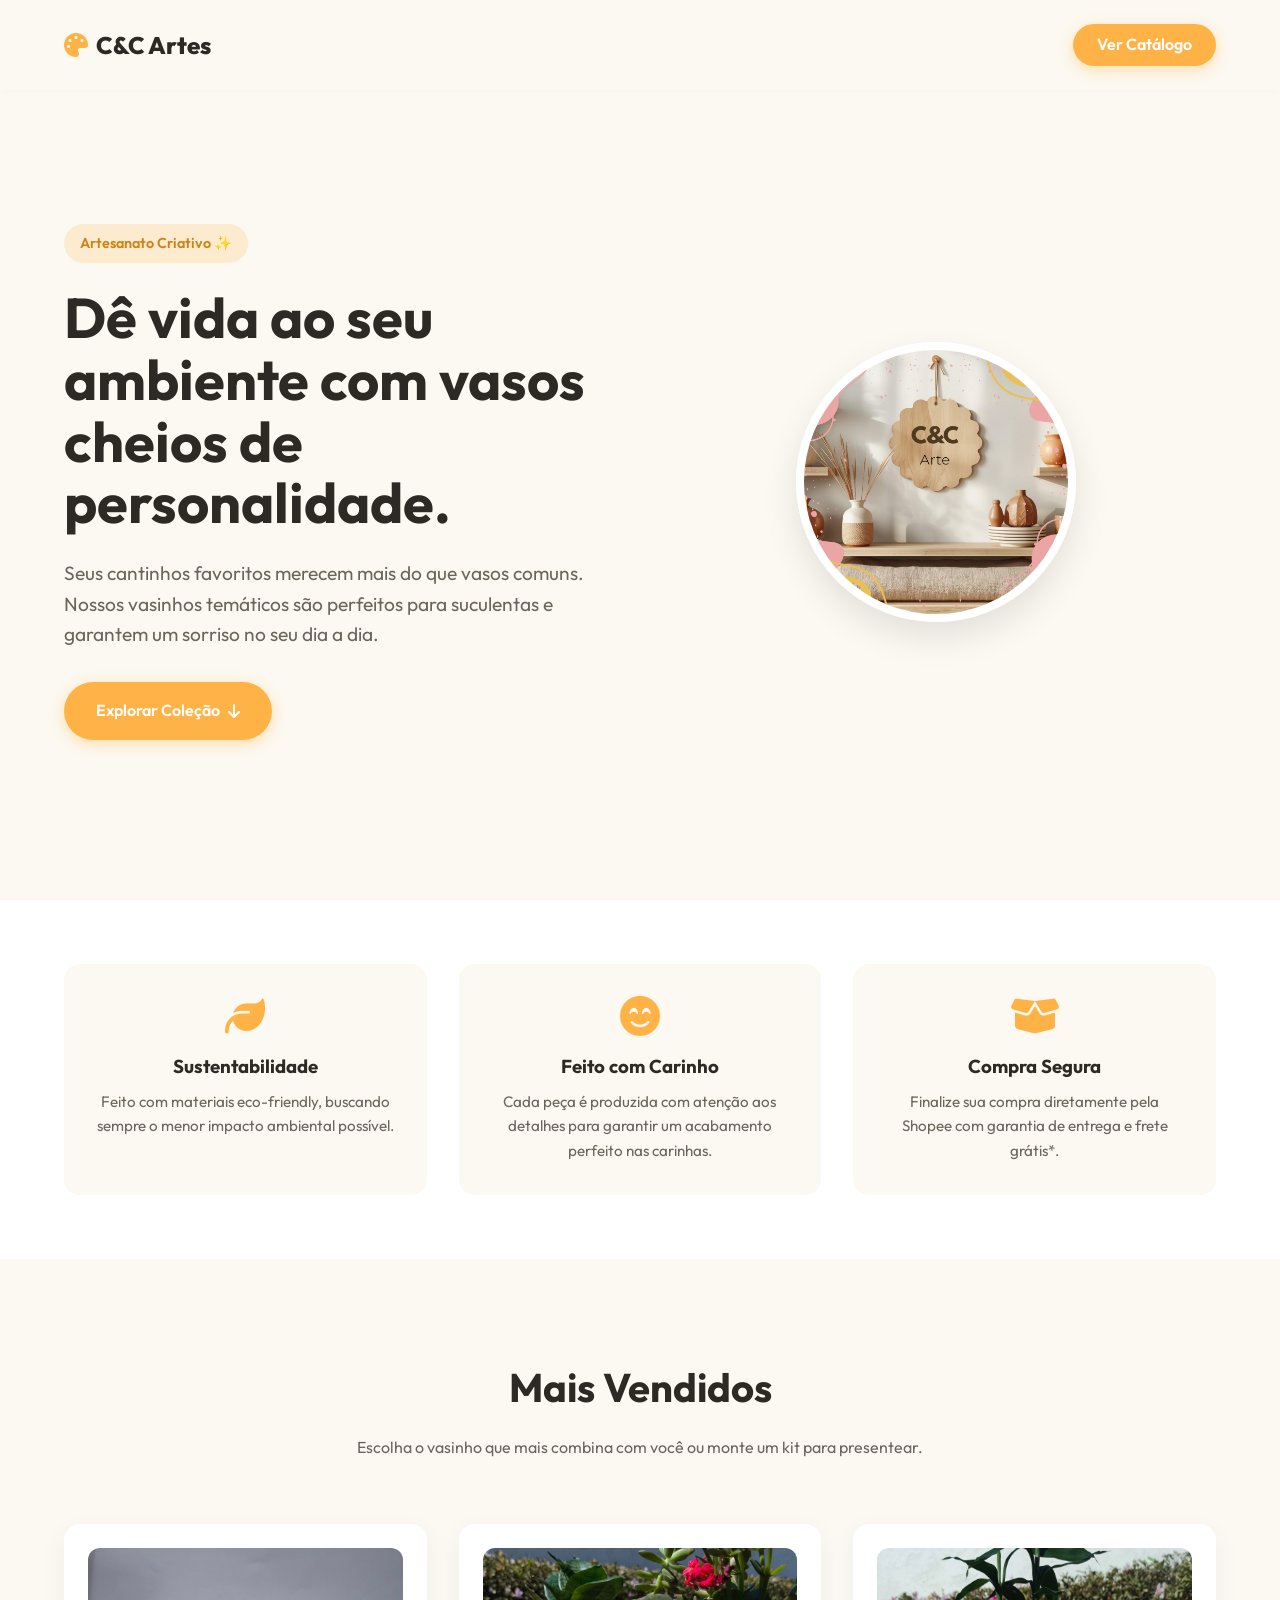
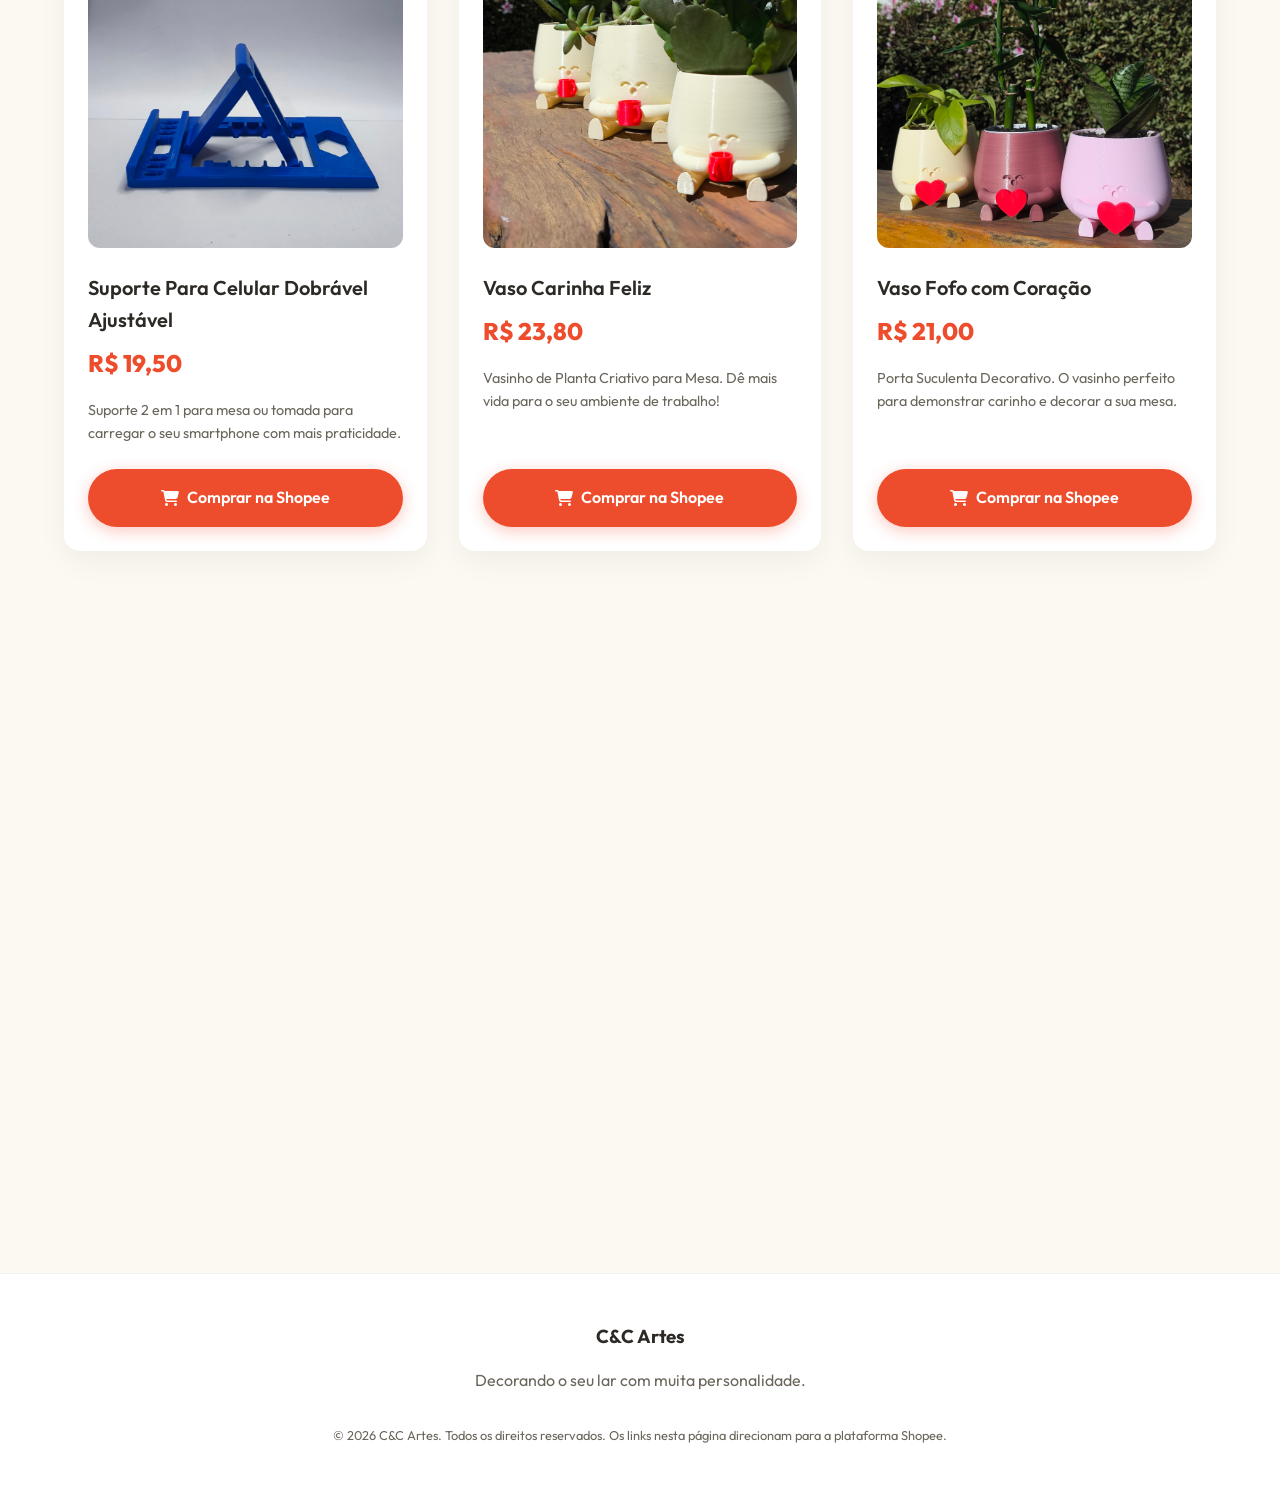
<file: index.html>
<!DOCTYPE html>
<html lang="pt-BR">
<head>
    <!-- Google Tag Manager -->
    <script>(function(w,d,s,l,i){w[l]=w[l]||[];w[l].push({'gtm.start':
    new Date().getTime(),event:'gtm.js'});var f=d.getElementsByTagName(s)[0],
    j=d.createElement(s),dl=l!='dataLayer'?'&l='+l:'';j.async=true;j.src=
    'https://www.googletagmanager.com/gtm.js?id='+i+dl;f.parentNode.insertBefore(j,f);
    })(window,document,'script','dataLayer','GTM-WNB9WWMW');</script>
    <!-- End Google Tag Manager -->
    <meta charset="UTF-8">
    <meta name="viewport" content="width=device-width, initial-scale=1.0">
    <title>C&C Artes | Vasos Divertidos para Suculentas</title>
    <link rel="icon" type="image/png" href="assets/logo.png">
    <meta name="description" content="Vasos temáticos para dar vida ao seu ambiente. Designs criativos, carinhas felizes, Harry Potter e muito mais!">
    <link rel="stylesheet" href="style.css">
    <!-- Font Awesome for Icons -->
    <link rel="stylesheet" href="https://cdnjs.cloudflare.com/ajax/libs/font-awesome/6.4.0/css/all.min.css">
    
    <!-- Meta Pixel Code -->
    <script>
    !function(f,b,e,v,n,t,s)
    {if(f.fbq)return;n=f.fbq=function(){n.callMethod?
    n.callMethod.apply(n,arguments):n.queue.push(arguments)};
    if(!f._fbq)f._fbq=n;n.push=n;n.loaded=!0;n.version='2.0';
    n.queue=[];t=b.createElement(e);t.async=!0;
    t.src=v;s=b.getElementsByTagName(e)[0];
    s.parentNode.insertBefore(t,s)}(window, document,'script',
    'https://connect.facebook.net/en_US/fbevents.js');
    fbq('init', '857205763337424');
    fbq('track', 'PageView');
    </script>
    <noscript><img height="1" width="1" style="display:none"
    src="https://www.facebook.com/tr?id=857205763337424&ev=PageView&noscript=1"
    /></noscript>
    <!-- End Meta Pixel Code -->
    <!-- TikTok Pixel Code (Placeholder) -->
    <!-- <script>
        // O código do pixel do TikTok será colado aqui
    </script> -->

    <!-- Google tag (gtag.js) -->
    <script async src="https://www.googletagmanager.com/gtag/js?id=G-7FC2YNX3F5"></script>
    <script>
      window.dataLayer = window.dataLayer || [];
      function gtag(){dataLayer.push(arguments);}
      gtag('js', new Date());

      gtag('config', 'G-7FC2YNX3F5');
    </script>
</head>
<body>
    <!-- Google Tag Manager (noscript) -->
    <noscript><iframe src="https://www.googletagmanager.com/ns.html?id=GTM-WNB9WWMW"
    height="0" width="0" style="display:none;visibility:hidden"></iframe></noscript>
    <!-- End Google Tag Manager (noscript) -->

    <nav>
        <a href="#" class="logo">
            <i class="fa-solid fa-palette"></i> C&C Artes
        </a>
        <a href="#produtos" class="btn btn-primary" style="padding: 0.5rem 1.5rem;">Ver Catálogo</a>
    </nav>

    <header class="hero">
        <div class="hero-content animate-fade-in">
            <span class="tagline">Artesanato Criativo ✨</span>
            <h1>Dê vida ao seu ambiente com vasos cheios de personalidade.</h1>
            <p>Seus cantinhos favoritos merecem mais do que vasos comuns. Nossos vasinhos temáticos são perfeitos para suculentas e garantem um sorriso no seu dia a dia.</p>
            <div class="cta-group">
                <a href="#produtos" class="btn btn-primary">
                    Explorar Coleção <i class="fa-solid fa-arrow-down"></i>
                </a>
            </div>
        </div>
        <div class="hero-image animate-fade-in" style="animation-delay: 0.2s; display: flex; justify-content: center;">
            <img src="assets/logo.png" alt="C&C Artes" style="width: 280px; height: 280px; border-radius: 50%; object-fit: cover; box-shadow: 0 15px 35px rgba(0,0,0,0.1); border: 8px solid #fff;" loading="lazy">
        </div>
    </header>

    <section class="features">
        <div class="feature-card">
            <i class="fa-solid fa-leaf"></i>
            <h3>Sustentabilidade</h3>
            <p>Feito com materiais eco-friendly, buscando sempre o menor impacto ambiental possível.</p>
        </div>
        <div class="feature-card">
            <i class="fa-solid fa-face-smile-beam"></i>
            <h3>Feito com Carinho</h3>
            <p>Cada peça é produzida com atenção aos detalhes para garantir um acabamento perfeito nas carinhas.</p>
        </div>
        <div class="feature-card">
            <i class="fa-solid fa-box-open"></i>
            <h3>Compra Segura</h3>
            <p>Finalize sua compra diretamente pela Shopee com garantia de entrega e frete grátis*.</p>
        </div>
    </section>

    <section id="produtos" class="products">
        <div class="section-header">
            <h2>Mais Vendidos</h2>
            <p>Escolha o vasinho que mais combina com você ou monte um kit para presentear.</p>
        </div>

        <div class="product-grid">
            <!-- Product 1 -->
            <div class="product-card">
                <img src="assets/suporte_celular.jpg" alt="Suporte Para Celular" class="product-image" loading="lazy">
                <div class="product-info">
                    <h3 class="product-title">Suporte Para Celular Dobrável Ajustável</h3>
                    <div class="product-price">R$ 19,50</div>
                    <p>Suporte 2 em 1 para mesa ou tomada para carregar o seu smartphone com mais praticidade.</p>
                    <a href="https://s.shopee.com.br/9KecyzpWrw" class="btn btn-shopee btn-full" target="_blank">
                        <i class="fa-solid fa-cart-shopping"></i> Comprar na Shopee
                    </a>
                </div>
            </div>

            <!-- Product 2 -->
            <div class="product-card">
                <img src="assets/vaso_cafe.jpg" alt="Vaso Carinha Feliz" class="product-image" loading="lazy">
                <div class="product-info">
                    <h3 class="product-title">Vaso Carinha Feliz</h3>
                    <div class="product-price">R$ 23,80</div>
                    <p>Vasinho de Planta Criativo para Mesa. Dê mais vida para o seu ambiente de trabalho!</p>
                    <a href="https://s.shopee.com.br/40cvisN3u3" class="btn btn-shopee btn-full" target="_blank">
                        <i class="fa-solid fa-cart-shopping"></i> Comprar na Shopee
                    </a>
                </div>
            </div>

            <!-- Product 3 -->
            <div class="product-card">
                <img src="assets/vaso_coracao.jpg" alt="Vaso com Coração" class="product-image" loading="lazy">
                <div class="product-info">
                    <h3 class="product-title">Vaso Fofo com Coração</h3>
                    <div class="product-price">R$ 21,00</div>
                    <p>Porta Suculenta Decorativo. O vasinho perfeito para demonstrar carinho e decorar a sua mesa.</p>
                    <a href="https://s.shopee.com.br/7AZyqZQkDW" class="btn btn-shopee btn-full" target="_blank">
                        <i class="fa-solid fa-cart-shopping"></i> Comprar na Shopee
                    </a>
                </div>
            </div>

            <!-- Product 4 -->
            <div class="product-card">
                <img src="assets/vaso_hp.jpg" alt="Vaso Harry Potter" class="product-image" loading="lazy">
                <div class="product-info">
                    <h3 class="product-title">Vaso Harry Potter</h3>
                    <div class="product-price">R$ 28,00</div>
                    <p>Chapéu Seletor Porta Planta. Decorativo geek incrível para trazer magia ao seu ambiente.</p>
                    <a href="https://s.shopee.com.br/9AL14oLbNY" class="btn btn-shopee btn-full" target="_blank">
                        <i class="fa-solid fa-cart-shopping"></i> Comprar na Shopee
                    </a>
                </div>
            </div>
        </div>
    </section>

    <footer>
        <div class="footer-content">
            <h3>C&C Artes</h3>
            <p>Decorando o seu lar com muita personalidade.</p>
            <p style="font-size: 0.8rem; margin-top: 2rem;">&copy; 2026 C&C Artes. Todos os direitos reservados. Os links nesta página direcionam para a plataforma Shopee.</p>
        </div>
    </footer>

    <script>
        // Smooth scrolling for anchor links
        document.querySelectorAll('a[href^="#"]').forEach(anchor => {
            anchor.addEventListener('click', function (e) {
                e.preventDefault();
                document.querySelector(this.getAttribute('href')).scrollIntoView({
                    behavior: 'smooth'
                });
            });
        });

        // Add intersection observer for scroll animations if needed
        const observer = new IntersectionObserver((entries) => {
            entries.forEach(entry => {
                if (entry.isIntersecting) {
                    entry.target.style.opacity = 1;
                    entry.target.style.transform = 'translateY(0)';
                }
            });
        }, { threshold: 0.1 });

        document.querySelectorAll('.product-card').forEach((el, index) => {
            el.style.opacity = 0;
            el.style.transform = 'translateY(30px)';
            el.style.transition = `all 0.6s ease ${index * 0.1}s`;
            observer.observe(el);
        });

        // Dispara o Pixel do Meta quando clicam para ir para a Shopee
        document.querySelectorAll('.btn-shopee').forEach(btn => {
            btn.addEventListener('click', function() {
                if (typeof fbq === 'function') {
                    fbq('track', 'InitiateCheckout');
                }
            });
        });
    </script>
</body>
</html>
</file>
<file: style.css>
@import url('https://fonts.googleapis.com/css2?family=Outfit:wght@300;400;600;800&display=swap');

:root {
    --bg-color: #fcf9f2; /* Pastel beige */
    --text-main: #2d2a26;
    --text-muted: #6b665c;
    --card-bg: #ffffff;
    --accent-color: #ffb347; /* Pastel orange */
    --accent-hover: #ff9e1a;
    --shopee-color: #ee4d2d;
    --shopee-hover: #d73d1f;
    --border-radius: 16px;
    --shadow: 0 10px 30px rgba(0, 0, 0, 0.05);
    --shadow-hover: 0 15px 40px rgba(0, 0, 0, 0.1);
}

* {
    margin: 0;
    padding: 0;
    box-sizing: border-box;
}

body {
    font-family: 'Outfit', sans-serif;
    background-color: var(--bg-color);
    color: var(--text-main);
    line-height: 1.6;
    overflow-x: hidden;
}

/* Animations */
@keyframes fadeIn {
    from { opacity: 0; transform: translateY(20px); }
    to { opacity: 1; transform: translateY(0); }
}

.animate-fade-in {
    animation: fadeIn 0.8s ease-out forwards;
}

/* Navbar */
nav {
    display: flex;
    justify-content: space-between;
    align-items: center;
    padding: 1.5rem 5%;
    background: rgba(252, 249, 242, 0.8);
    backdrop-filter: blur(10px);
    position: fixed;
    top: 0;
    width: 100%;
    z-index: 1000;
    box-shadow: 0 2px 10px rgba(0,0,0,0.02);
}

.logo {
    font-size: 1.5rem;
    font-weight: 800;
    color: var(--text-main);
    text-decoration: none;
    display: flex;
    align-items: center;
    gap: 0.5rem;
}

.logo i {
    color: var(--accent-color);
}

/* Hero Section */
.hero {
    display: flex;
    align-items: center;
    justify-content: space-between;
    padding: 8rem 5% 4rem;
    min-height: 100vh;
    gap: 2rem;
}

.hero-content {
    flex: 1;
    max-width: 600px;
}

.tagline {
    display: inline-block;
    padding: 0.5rem 1rem;
    background-color: rgba(255, 179, 71, 0.2);
    color: #d18215;
    font-weight: 600;
    border-radius: 50px;
    margin-bottom: 1.5rem;
    font-size: 0.9rem;
}

.hero h1 {
    font-size: 3.5rem;
    line-height: 1.1;
    margin-bottom: 1.5rem;
    color: var(--text-main);
}

.hero p {
    font-size: 1.2rem;
    color: var(--text-muted);
    margin-bottom: 2rem;
}

.cta-group {
    display: flex;
    gap: 1rem;
}

.btn {
    display: inline-flex;
    align-items: center;
    gap: 0.5rem;
    padding: 1rem 2rem;
    border-radius: 50px;
    font-weight: 600;
    text-decoration: none;
    transition: all 0.3s ease;
    cursor: pointer;
    border: none;
    font-size: 1rem;
}

.btn-primary {
    background-color: var(--accent-color);
    color: white;
    box-shadow: 0 4px 15px rgba(255, 179, 71, 0.4);
}

.btn-primary:hover {
    background-color: var(--accent-hover);
    transform: translateY(-2px);
    box-shadow: 0 6px 20px rgba(255, 179, 71, 0.5);
}

.btn-shopee {
    background-color: var(--shopee-color);
    color: white;
    box-shadow: 0 4px 15px rgba(238, 77, 45, 0.3);
}

.btn-shopee:hover {
    background-color: var(--shopee-hover);
    transform: translateY(-2px);
    box-shadow: 0 6px 20px rgba(238, 77, 45, 0.4);
}

.hero-image {
    flex: 1;
    position: relative;
}

.hero-image img {
    width: 100%;
    max-width: 600px;
    border-radius: 24px;
    box-shadow: var(--shadow);
    display: block;
    margin: 0 auto;
}

/* Features */
.features {
    display: grid;
    grid-template-columns: repeat(auto-fit, minmax(250px, 1fr));
    gap: 2rem;
    padding: 4rem 5%;
    background-color: white;
}

.feature-card {
    text-align: center;
    padding: 2rem;
    border-radius: var(--border-radius);
    background: var(--bg-color);
    transition: transform 0.3s ease;
}

.feature-card:hover {
    transform: translateY(-5px);
}

.feature-card i {
    font-size: 2.5rem;
    color: var(--accent-color);
    margin-bottom: 1rem;
}

.feature-card h3 {
    margin-bottom: 0.5rem;
}

.feature-card p {
    color: var(--text-muted);
    font-size: 0.95rem;
}

/* Products Section */
.products {
    padding: 6rem 5%;
}

.section-header {
    text-align: center;
    margin-bottom: 4rem;
}

.section-header h2 {
    font-size: 2.5rem;
    margin-bottom: 1rem;
}

.section-header p {
    color: var(--text-muted);
    max-width: 600px;
    margin: 0 auto;
}

.product-grid {
    display: grid;
    grid-template-columns: repeat(auto-fit, minmax(300px, 1fr));
    gap: 2rem;
}

.product-card {
    background: var(--card-bg);
    border-radius: var(--border-radius);
    padding: 1.5rem;
    box-shadow: var(--shadow);
    transition: all 0.3s ease;
    display: flex;
    flex-direction: column;
}

.product-card:hover {
    transform: translateY(-10px);
    box-shadow: var(--shadow-hover);
}

.product-image {
    width: 100%;
    height: 300px;
    object-fit: cover;
    border-radius: 12px;
    margin-bottom: 1.5rem;
}

.product-info {
    flex: 1;
    display: flex;
    flex-direction: column;
}

.product-title {
    font-size: 1.25rem;
    font-weight: 600;
    margin-bottom: 0.5rem;
}

.product-price {
    font-size: 1.5rem;
    font-weight: 800;
    color: var(--shopee-color);
    margin-bottom: 1rem;
}

.product-info p {
    color: var(--text-muted);
    font-size: 0.9rem;
    margin-bottom: 1.5rem;
    flex: 1;
}

.btn-full {
    width: 100%;
    justify-content: center;
}

/* Footer */
footer {
    background: #ffffff;
    padding: 3rem 5%;
    text-align: center;
    border-top: 1px solid rgba(0,0,0,0.05);
}

.footer-content h3 {
    margin-bottom: 1rem;
}

.footer-content p {
    color: var(--text-muted);
    margin-bottom: 1rem;
}

/* Responsive */
@media (max-width: 768px) {
    .hero {
        flex-direction: column;
        padding-top: 6rem;
        text-align: center;
    }

    .hero h1 {
        font-size: 2.5rem;
    }

    .cta-group {
        justify-content: center;
        flex-direction: column;
    }

    .hero-image img {
        max-width: 100%;
    }
}
</file>
